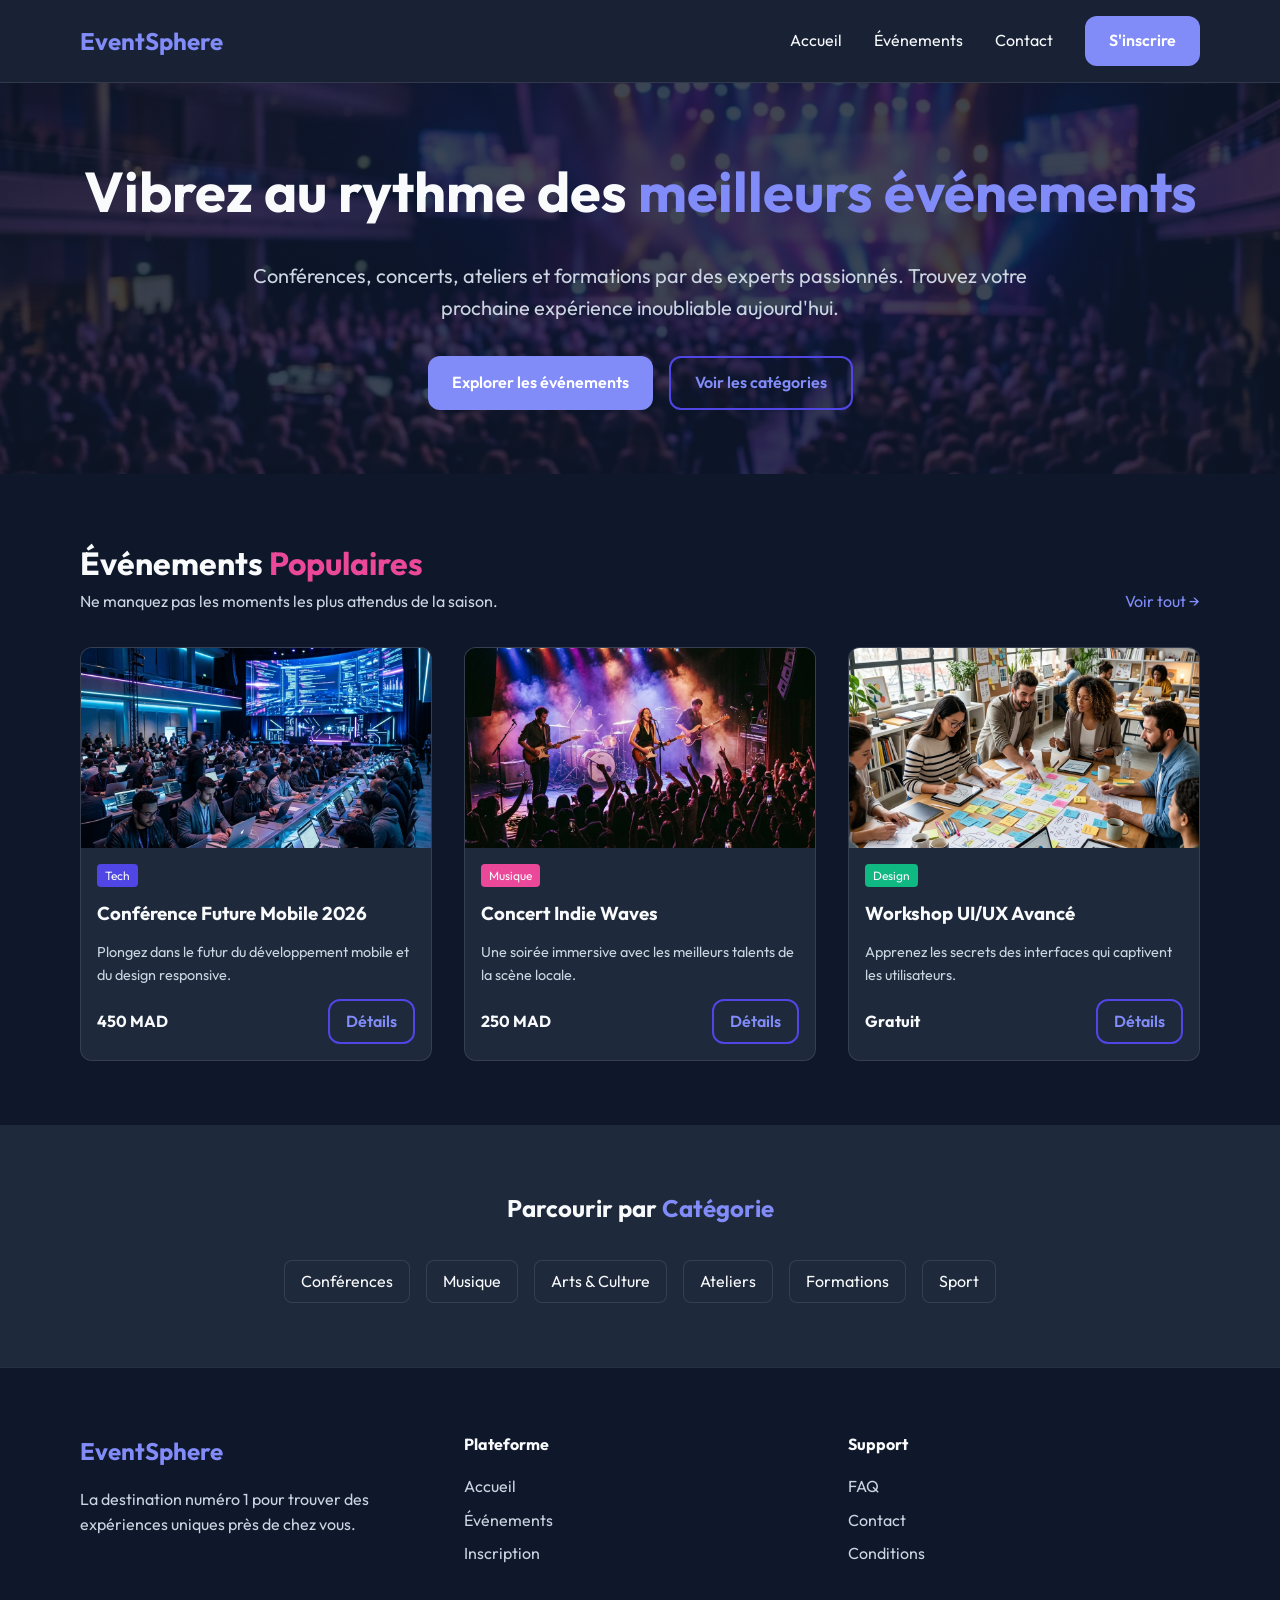
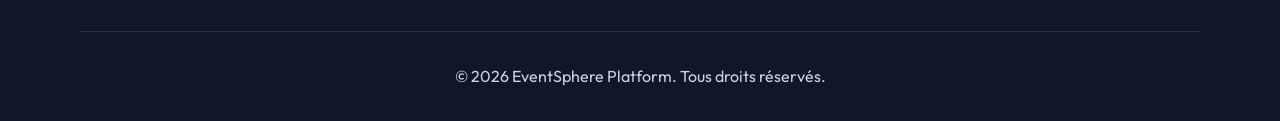
<file: EvenSphere/index.html>
<!DOCTYPE html>
<html lang="fr">

<head>
    <meta charset="UTF-8">
    <meta name="viewport" content="width=device-width, initial-scale=1.0">
    <meta name="description"
        content="EventSphere est la première plateforme marocaine de découverte et de réservation d'événements exclusifs. Conférences, concerts, et ateliers professionnels.">
    <title>EventSphere | Découvrez des événements passionnants</title>

    <!-- Préchargement des polices -->
    <link rel="stylesheet" href="css/style.css">
    <link rel="stylesheet" href="css/layout.css">
    <link rel="stylesheet" href="css/components.css">
    <link rel="stylesheet" href="css/responsive.css">

    <!-- Meta SEO -->
    <meta name="description"
        content="Découvrez et réservez les meilleurs événements d'une variété de catégories sur EventSphere.">
    <link rel="preconnect" href="https://fonts.googleapis.com">
    <link rel="preconnect" href="https://fonts.gstatic.com" crossorigin>
    <link href="https://fonts.googleapis.com/css2?family=Outfit:wght@300;400;600;700&display=swap" rel="stylesheet">
</head>

<body>
    <header class="header">
        <div class="container nav-container">
            <a href="index.html" class="logo">EventSphere</a>

            <nav class="nav">
                <ul class="nav-links">
                    <li><a href="index.html" class="active">Accueil</a></li>
                    <li><a href="events.html">Événements</a></li>
                    <li><a href="contact.html">Contact</a></li>
                    <li><a href="contact.html" class="btn btn-primary">S'inscrire</a></li>
                </ul>
            </nav>

            <button class="menu-toggle" aria-label="Ouvrir le menu principal" aria-expanded="false"
                aria-controls="main-navbar">
                <span></span>
                <span></span>
                <span></span>
            </button>
        </div>
    </header>

    <main>
        <!-- Section Hero -->
        <section class="hero text-center"
            style="background: linear-gradient(rgba(15, 23, 42, 0.8), rgba(15, 23, 42, 0.8)), url('images/hero.webp') center/cover;">
            <div class="container">
                <h1 style="font-size: 3.5rem; margin-bottom: 1.5rem;">Vibrez au rythme des <span
                        class="text-primary">meilleurs événements</span></h1>
                <p
                    style="font-size: 1.25rem; color: var(--gray); margin-bottom: 2rem; max-width: 800px; margin-inline: auto;">
                    Conférences, concerts, ateliers et formations par des experts passionnés. Trouvez votre prochaine
                    expérience inoubliable aujourd'hui.
                </p>
                <div style="display: flex; gap: 1rem; justify-content: center; flex-wrap: wrap;">
                    <a href="events.html" class="btn btn-primary">Explorer les événements</a>
                    <a href="#categories" class="btn btn-outline">Voir les catégories</a>
                </div>
            </div>
        </section>

        <!-- Section Événements Populaires -->
        <section class="popular-events">
            <div class="container">
                <div
                    style="display: flex; justify-content: space-between; align-items: flex-end; margin-bottom: var(--spacing-md);">
                    <div>
                        <h2 style="font-size: 2rem;">Événements <span class="text-secondary">Populaires</span></h2>
                        <p style="color: var(--gray);">Ne manquez pas les moments les plus attendus de la saison.</p>
                    </div>
                    <a href="events.html" class="text-primary">Voir tout →</a>
                </div>

                <div class="events-grid">
                    <!-- Event Card 1 -->
                    <article class="card">
                        <img src="images/event1.webp" alt="Conférence Tech" style="height: 200px; object-fit: cover;"
                            loading="lazy" width="400" height="250">
                        <div class="card-content">
                            <div class="card-tags">
                                <span
                                    style="font-size: 0.75rem; background: var(--primary); padding: 2px 8px; border-radius: 4px;">Tech</span>
                            </div>
                            <h3>Conférence Future Mobile 2026</h3>
                            <p style="color: var(--gray); font-size: 0.9rem;">Plongez dans le futur du développement
                                mobile et du design responsive.</p>
                            <div
                                style="margin-top: auto; display: flex; justify-content: space-between; align-items: center;">
                                <span class="font-bold">450 MAD</span>
                                <a href="event-details.html?id=event1" class="btn btn-outline"
                                    style="padding: 0.5rem 1rem;">Détails</a>
                            </div>
                        </div>
                    </article>

                    <!-- Event Card 2 -->
                    <article class="card">
                        <img src="images/event2.webp" alt="Concert Rock" style="height: 200px; object-fit: cover;"
                            loading="lazy" width="400" height="250">
                        <div class="card-content">
                            <div class="card-tags">
                                <span
                                    style="font-size: 0.75rem; background: var(--secondary); padding: 2px 8px; border-radius: 4px;">Musique</span>
                            </div>
                            <h3>Concert Indie Waves</h3>
                            <p style="color: var(--gray); font-size: 0.9rem;">Une soirée immersive avec les meilleurs
                                talents de la scène locale.</p>
                            <div
                                style="margin-top: auto; display: flex; justify-content: space-between; align-items: center;">
                                <span class="font-bold">250 MAD</span>
                                <a href="event-details.html?id=event2" class="btn btn-outline"
                                    style="padding: 0.5rem 1rem;">Détails</a>
                            </div>
                        </div>
                    </article>

                    <!-- Event Card 3 -->
                    <article class="card">
                        <img src="images/event3.webp" alt="Atelier Design" style="height: 200px; object-fit: cover;"
                            loading="lazy" width="400" height="250">
                        <div class="card-content">
                            <div class="card-tags">
                                <span
                                    style="font-size: 0.75rem; background: #10b981; padding: 2px 8px; border-radius: 4px;">Design</span>
                            </div>
                            <h3>Workshop UI/UX Avancé</h3>
                            <p style="color: var(--gray); font-size: 0.9rem;">Apprenez les secrets des interfaces qui
                                captivent les utilisateurs.</p>
                            <div
                                style="margin-top: auto; display: flex; justify-content: space-between; align-items: center;">
                                <span class="font-bold">Gratuit</span>
                                <a href="event-details.html?id=event3" class="btn btn-outline"
                                    style="padding: 0.5rem 1rem;">Détails</a>
                            </div>
                        </div>
                    </article>
                </div>
            </div>
        </section>

        <!-- Section Catégories -->
        <section id="categories" style="background: var(--dark-light);">
            <div class="container">
                <h2 class="text-center" style="margin-bottom: var(--spacing-md);">Parcourir par <span
                        class="text-primary">Catégorie</span></h2>

                <div style="display: flex; gap: 1rem; flex-wrap: wrap; justify-content: center;">
                    <a href="events.html?cat=conferences" class="filter-item">Conférences</a>
                    <a href="events.html?cat=musique" class="filter-item">Musique</a>
                    <a href="events.html?cat=arts" class="filter-item">Arts & Culture</a>
                    <a href="events.html?cat=ateliers" class="filter-item">Ateliers</a>
                    <a href="events.html?cat=formations" class="filter-item">Formations</a>
                    <a href="events.html?cat=sport" class="filter-item">Sport</a>
                </div>
            </div>
        </section>
    </main>

    <footer style="padding: var(--spacing-lg) 0 2rem; border-top: 1px solid var(--glass-border);">
        <div class="container">
            <div class="footer-grid">
                <div>
                    <h3 class="logo" style="margin-bottom: 1rem;">EventSphere</h3>
                    <p style="color: var(--gray);">La destination numéro 1 pour trouver des expériences uniques près de
                        chez vous.</p>
                </div>
                <div>
                    <h4 style="margin-bottom: 1rem;">Plateforme</h4>
                    <ul style="color: var(--gray); display: flex; flex-direction: column; gap: 0.5rem;">
                        <li><a href="index.html">Accueil</a></li>
                        <li><a href="events.html">Événements</a></li>
                        <li><a href="contact.html">Inscription</a></li>
                    </ul>
                </div>
                <div>
                    <h4 style="margin-bottom: 1rem;">Support</h4>
                    <ul style="color: var(--gray); display: flex; flex-direction: column; gap: 0.5rem;">
                        <li><a href="#">FAQ</a></li>
                        <li><a href="contact.html">Contact</a></li>
                        <li><a href="#">Conditions</a></li>
                    </ul>
                </div>
            </div>
            <div
                style="text-align: center; padding-top: var(--spacing-md); color: var(--gray); border-top: 1px solid var(--glass-border); margin-top: var(--spacing-md);">
                <p>&copy; 2026 EventSphere Platform. Tous droits réservés.</p>
            </div>
        </div>
    </footer>

    <script src="js/script.js?v=3"></script>
</body>

</html>
</file>
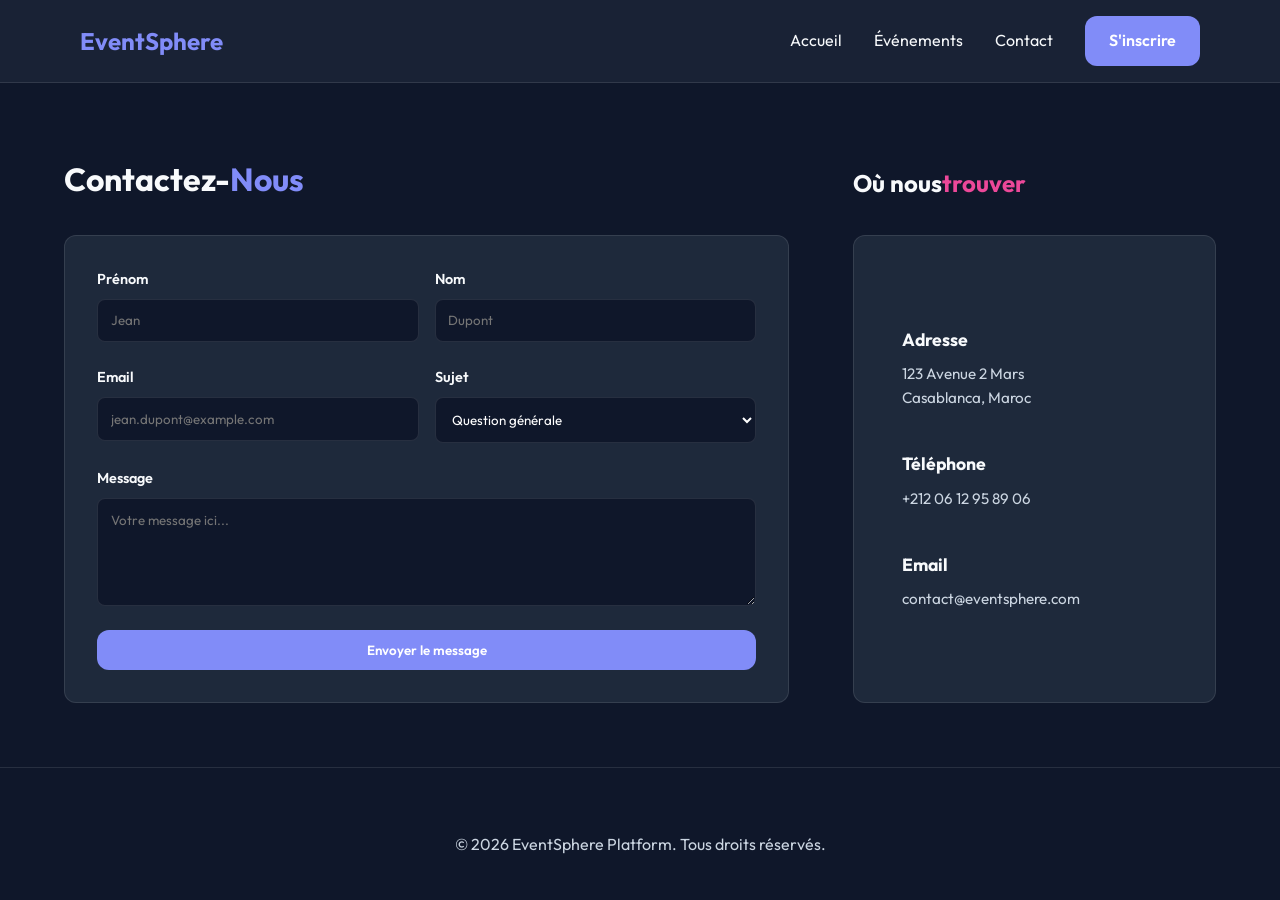
<file: EvenSphere/contact.html>
﻿<!DOCTYPE html>
<html lang="fr">

<head>
    <meta charset="UTF-8">
    <meta name="viewport" content="width=device-width, initial-scale=1.0">
    <meta name="description"
        content="Contactez l'équipe d'EventSphere ou proposez un événement. Nous sommes à votre écoute pour toute demande d'assistance ou de partenariat au Maroc.">
    <title>Contact - EventSphere</title>
    <link rel="stylesheet" href="css/style.css">
    <link rel="stylesheet" href="css/layout.css">
    <link rel="stylesheet" href="css/components.css">
    <link rel="stylesheet" href="css/responsive.css">
    <style>
        .contact-form {
            display: flex;
            flex-direction: column;
            gap: 1.5rem;
            background: var(--dark-light);
            padding: var(--spacing-md);
            border-radius: var(--radius-md);
            border: 1px solid var(--glass-border);
        }

        .form-group {
            display: flex;
            flex-direction: column;
            gap: 0.5rem;
        }

        .form-group label {
            font-weight: 600;
            font-size: 0.9rem;
        }

        .form-group input,
        .form-group select,
        .form-group textarea {
            padding: 0.8rem;
            background: var(--dark);
            border: 1px solid var(--glass-border);
            border-radius: var(--radius-sm);
            color: white;
            font-family: inherit;
        }

        .form-group input:focus {
            border-color: var(--primary-text);
            font-weight: 600;
            outline: none;
        }

        .contact-info-grid {
            display: grid;
            grid-template-columns: repeat(auto-fit, minmax(250px, 1fr));
            gap: var(--spacing-md);
            margin-top: var(--spacing-lg);
        }

        .form-row {
            display: grid;
            grid-template-columns: 1fr;
            gap: 1rem;
        }

        @media (min-width: 768px) {
            .form-row {
                grid-template-columns: 1fr 1fr;
            }
        }
    </style>
    <link rel="preconnect" href="https://fonts.googleapis.com">
    <link rel="preconnect" href="https://fonts.gstatic.com" crossorigin>
    <link href="https://fonts.googleapis.com/css2?family=Outfit:wght@300;400;600;700&display=swap" rel="stylesheet">
</head>

<body>
    <header class="header">
        <div class="container nav-container">
            <a href="index.html" class="logo">EventSphere</a>
            <nav class="nav">
                <ul class="nav-links">
                    <li><a href="index.html">Accueil</a></li>
                    <li><a href="events.html">Événements</a></li>
                    <li><a href="contact.html" class="active">Contact</a></li>
                    <li><a href="contact.html" class="btn btn-primary">S'inscrire</a></li>
                </ul>
            </nav>
            <button class="menu-toggle" aria-label="Ouvrir le menu principal" aria-expanded="false"
                aria-controls="main-navbar">
                <span></span>
                <span></span>
                <span></span>
            </button>
        </div>
    </header>

    <main class="container" style="padding: var(--spacing-lg) 0;">
        <div class="event-details-layout" style="align-items: stretch; gap: var(--spacing-lg);">
            <!-- Formulaire de Contact -->
            <div style="margin-top: 0; padding: 0;">
                <h1
                    style="margin-top: 0; margin-bottom: 2.5rem; line-height: 1; height: 3rem; display: flex; align-items: flex-end;">
                    Contactez-<span class="text-primary">Nous</span></h1>
                <form class="contact-form">
                    <div class="form-row">
                        <div class="form-group">
                            <label for="firstname">Prénom</label>
                            <input type="text" id="firstname" placeholder="Jean">
                        </div>
                        <div class="form-group">
                            <label for="lastname">Nom</label>
                            <input type="text" id="lastname" placeholder="Dupont">
                        </div>
                    </div>

                    <div class="form-row">
                        <div class="form-group">
                            <label for="email">Email</label>
                            <input type="email" id="email" placeholder="jean.dupont@example.com">
                        </div>

                        <div class="form-group">
                            <label for="subject">Sujet</label>
                            <select id="subject">
                                <option>Question générale</option>
                                <option>Inscription à un événement</option>
                                <option>Devenir partenaire</option>
                                <option>Support technique</option>
                            </select>
                        </div>
                    </div>

                    <div class="form-group">
                        <label for="message">Message</label>
                        <textarea id="message" rows="5" placeholder="Votre message ici..."></textarea>
                    </div>

                    <button type="submit" class="btn btn-primary">Envoyer le message</button>
                </form>
            </div>

            <!-- Informations Supplémentaires -->
            <aside style="margin-top: 0; display: flex; flex-direction: column; height: 100%;">
                <h2 style="margin-top: 0; margin-bottom: 2.5rem; line-height: 1; height: 3rem; display: flex; 
                align-items: flex-end;">Où nous <span class="text-secondary"> trouver</span></h2>
                <div
                    style="flex-grow: 1; display: flex; flex-direction: column; justify-content: center; background: var(--dark-light); padding: var(--spacing-md); border-radius: var(--radius-md); border: 1px solid var(--glass-border); margin-bottom: 0;">
                    <div style="display: flex; flex-direction: column; gap: 2.5rem; padding: 1rem;">
                        <div style="display: flex; align-items: start; gap: 1.5rem;">
                            <div>
                                <h3 style="font-size: 1.1rem; margin-bottom: 0.5rem;">Adresse</h3>
                                <p style="color: var(--gray); margin: 0; font-size: 0.95rem;">123 Avenue 2 Mars
                                    <br>Casablanca, Maroc
                                </p>
                            </div>
                        </div>

                        <div style="display: flex; align-items: start; gap: 1.5rem;">
                            <div>
                                <h3 style="font-size: 1.1rem; margin-bottom: 0.5rem;">Téléphone</h3>
                                <p style="color: var(--gray); margin: 0; font-size: 0.95rem;">+212 06 12 95 89 06</p>
                            </div>
                        </div>

                        <div style="display: flex; align-items: start; gap: 1.5rem;">
                            <div>
                                <h3 style="font-size: 1.1rem; margin-bottom: 0.5rem;">Email</h3>
                                <p style="color: var(--gray); margin: 0; font-size: 0.95rem;">contact@eventsphere.com
                                </p>
                            </div>
                        </div>
                    </div>
                </div>
            </aside>
        </div>
    </main>

    <footer style="padding: var(--spacing-lg) 0 2rem; border-top: 1px solid var(--glass-border);">
        <div class="container">
            <div style="text-align: center; color: var(--gray);">
                <p>&copy; 2026 EventSphere Platform. Tous droits réservés.</p>
            </div>
        </div>
    </footer>

    <script src="js/script.js"></script>
</body>

</html>
</file>
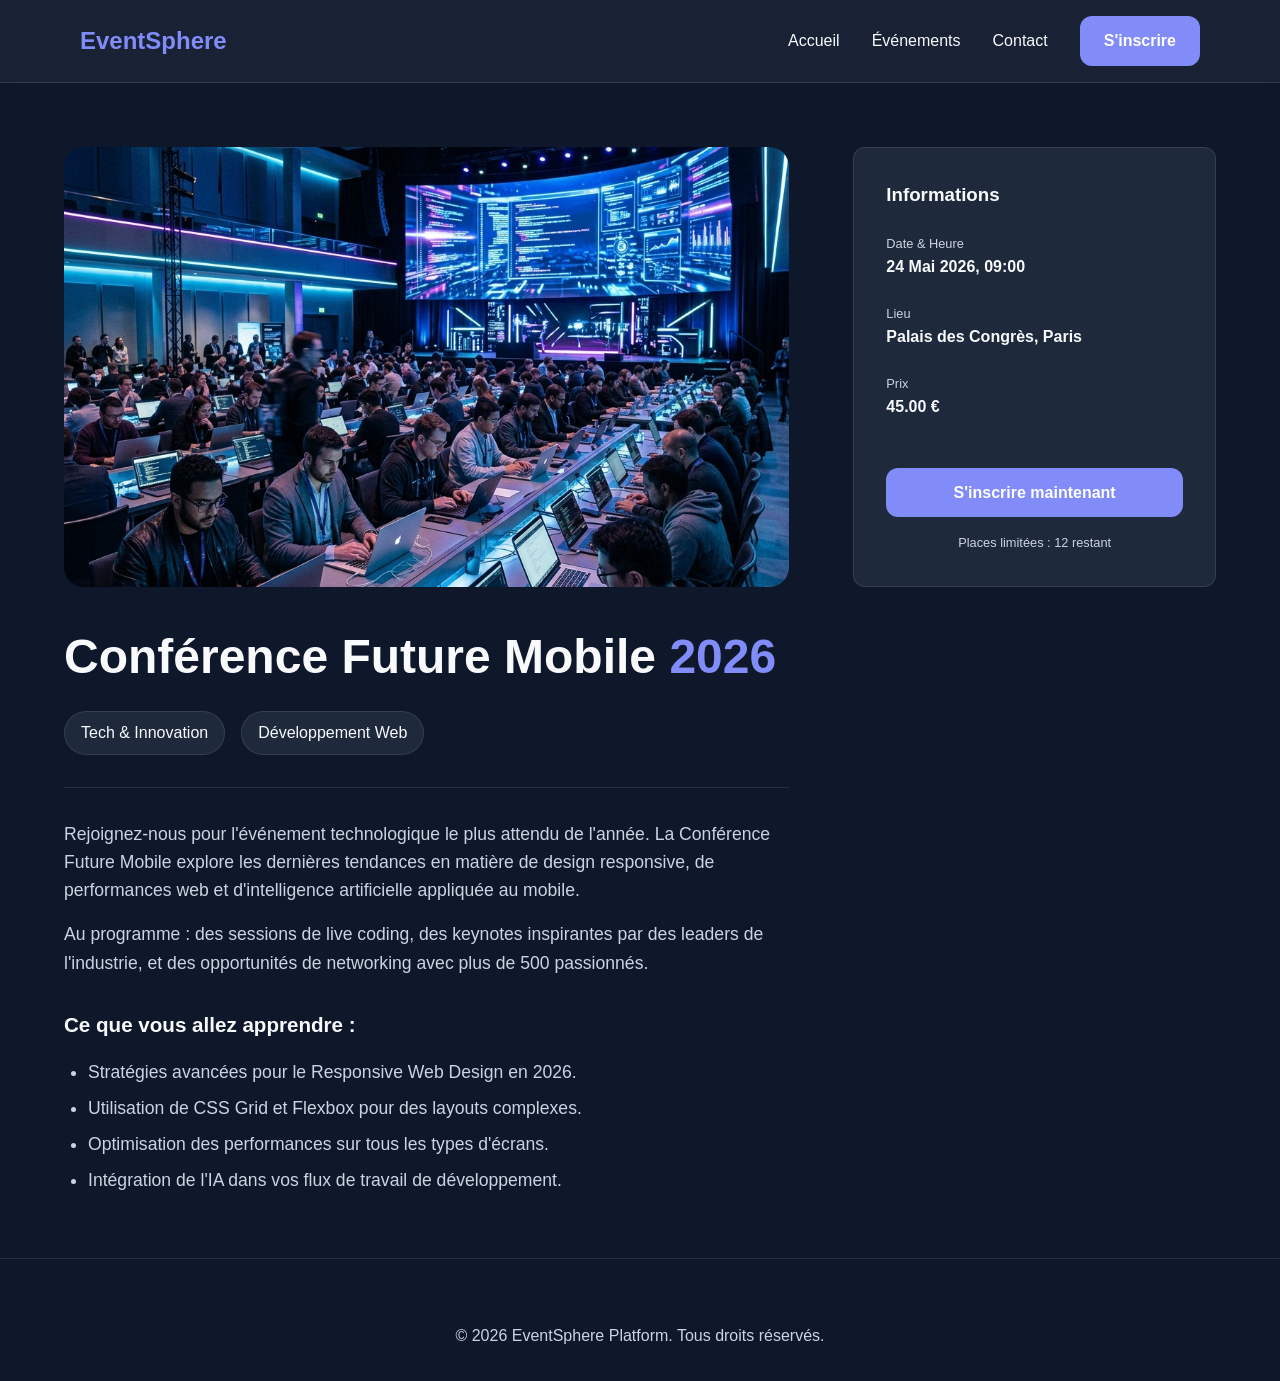
<file: EvenSphere/event-details.html>
<!DOCTYPE html>
<html lang="fr">

<head>
    <meta charset="UTF-8">
    <meta name="viewport" content="width=device-width, initial-scale=1.0">
    <meta name="description"
        content="Découvrez tous les détails, prix et lieux des événements exclusifs sur EventSphere. Réservez votre place dès maintenant.">
    <title>Détails de l'événement - EventSphere</title>
    <link rel="stylesheet" href="css/style.css">
    <link rel="stylesheet" href="css/layout.css">
    <link rel="stylesheet" href="css/components.css">
    <link rel="stylesheet" href="css/responsive.css">
</head>

<body>
    <header class="header">
        <div class="container nav-container">
            <a href="index.html" class="logo">EventSphere</a>
            <nav class="nav">
                <ul class="nav-links">
                    <li><a href="index.html">Accueil</a></li>
                    <li><a href="events.html">Événements</a></li>
                    <li><a href="contact.html">Contact</a></li>
                    <li><a href="contact.html" class="btn btn-primary">S'inscrire</a></li>
                </ul>
            </nav>
            <button class="menu-toggle" aria-label="Ouvrir le menu principal" aria-expanded="false"
                aria-controls="main-navbar">
                <span></span>
                <span></span>
                <span></span>
            </button>
        </div>
    </header>

    <main class="container" style="padding: var(--spacing-lg) 0;">
        <div class="event-details-layout">
            <!-- Main Content (Grid Item 1) -->
            <div class="event-info">
                <img id="detail-img" src="images/event1.webp" alt="Hero Event"
                    style="width: 100%; height: 440px; object-fit: cover; border-radius: var(--radius-lg); margin-bottom: var(--spacing-md);">

                <h1 id="detail-title" style="font-size: 3rem; margin-bottom: 1rem;">Conférence Future Mobile <span
                        class="text-primary">2026</span></h1>

                <div id="detail-tags"
                    style="display: flex; gap: 1rem; margin-bottom: var(--spacing-md); flex-wrap: wrap;">
                    <span
                        style="background: var(--dark-light); padding: 0.5rem 1rem; border-radius: 50px; border: 1px solid var(--glass-border);">Tech
                        & Innovation</span>
                    <span
                        style="background: var(--dark-light); padding: 0.5rem 1rem; border-radius: 50px; border: 1px solid var(--glass-border);">Développement
                        Web</span>
                </div>

                <div id="detail-desc" class="description"
                    style="color: var(--gray); font-size: 1.1rem; border-top: 1px solid var(--glass-border); padding-top: var(--spacing-md);">
                    <p style="margin-bottom: 1rem;">
                        Rejoignez-nous pour l'événement technologique le plus attendu de l'année. La Conférence Future
                        Mobile explore les dernières tendances en matière de design responsive, de performances web et
                        d'intelligence artificielle appliquée au mobile.
                    </p>
                    <p style="margin-bottom: 1rem;">
                        Au programme : des sessions de live coding, des keynotes inspirantes par des leaders de
                        l'industrie, et des opportunités de networking avec plus de 500 passionnés.
                    </p>
                    <h3 style="color: var(--light); margin: 2rem 0 1rem;">Ce que vous allez apprendre :</h3>
                    <ul
                        style="list-style: disc; padding-left: 1.5rem; display: flex; flex-direction: column; gap: 0.5rem;">
                        <li>Stratégies avancées pour le Responsive Web Design en 2026.</li>
                        <li>Utilisation de CSS Grid et Flexbox pour des layouts complexes.</li>
                        <li>Optimisation des performances sur tous les types d'écrans.</li>
                        <li>Intégration de l'IA dans vos flux de travail de développement.</li>
                    </ul>
                </div>
            </div>

            <!-- Sidebar (Grid Item 2) -->
            <aside>
                <div
                    style="background: var(--dark-light); padding: var(--spacing-md); border-radius: var(--radius-md); border: 1px solid var(--glass-border); height: 440px; display: flex; flex-direction: column; justify-content: space-between;">

                    <div>
                        <h3 style="margin-bottom: 1.5rem;">Informations</h3>

                        <div style="display: flex; flex-direction: column; gap: 1.5rem;">
                            <div style="display: flex; gap: 1rem; align-items: center;">
                                <div>
                                    <p style="font-size: 0.8rem; color: var(--gray);">Date & Heure</p>
                                    <p id="detail-date" class="font-bold">24 Mai 2026, 09:00</p>
                                </div>
                            </div>

                            <div style="display: flex; gap: 1rem; align-items: center;">
                                <div>
                                    <p style="font-size: 0.8rem; color: var(--gray);">Lieu</p>
                                    <p id="detail-location" class="font-bold">Palais des Congrès, Paris</p>
                                </div>
                            </div>

                            <div style="display: flex; gap: 1rem; align-items: center;">
                                <div>
                                    <p style="font-size: 0.8rem; color: var(--gray);">Prix</p>
                                    <p id="detail-price" class="font-bold">45.00 €</p>
                                </div>
                            </div>
                        </div>
                    </div>

                    <div>
                        <a href="contact.html" class="btn btn-primary" style="width: 100%;">S'inscrire maintenant</a>
                        <p style="text-align: center; font-size: 0.8rem; color: var(--gray); margin-top: 1rem;">Places
                            limitées : 12 restant</p>
                    </div>
                </div>
            </aside>
        </div>
    </main>

    <footer style="padding: var(--spacing-lg) 0 2rem; border-top: 1px solid var(--glass-border);">
        <div class="container">
            <div style="text-align: center; color: var(--gray);">
                <p>&copy; 2026 EventSphere Platform. Tous droits réservés.</p>
            </div>
        </div>
    </footer>

    <script src="js/script.js?v=3"></script>
</body>

</html>
</file>
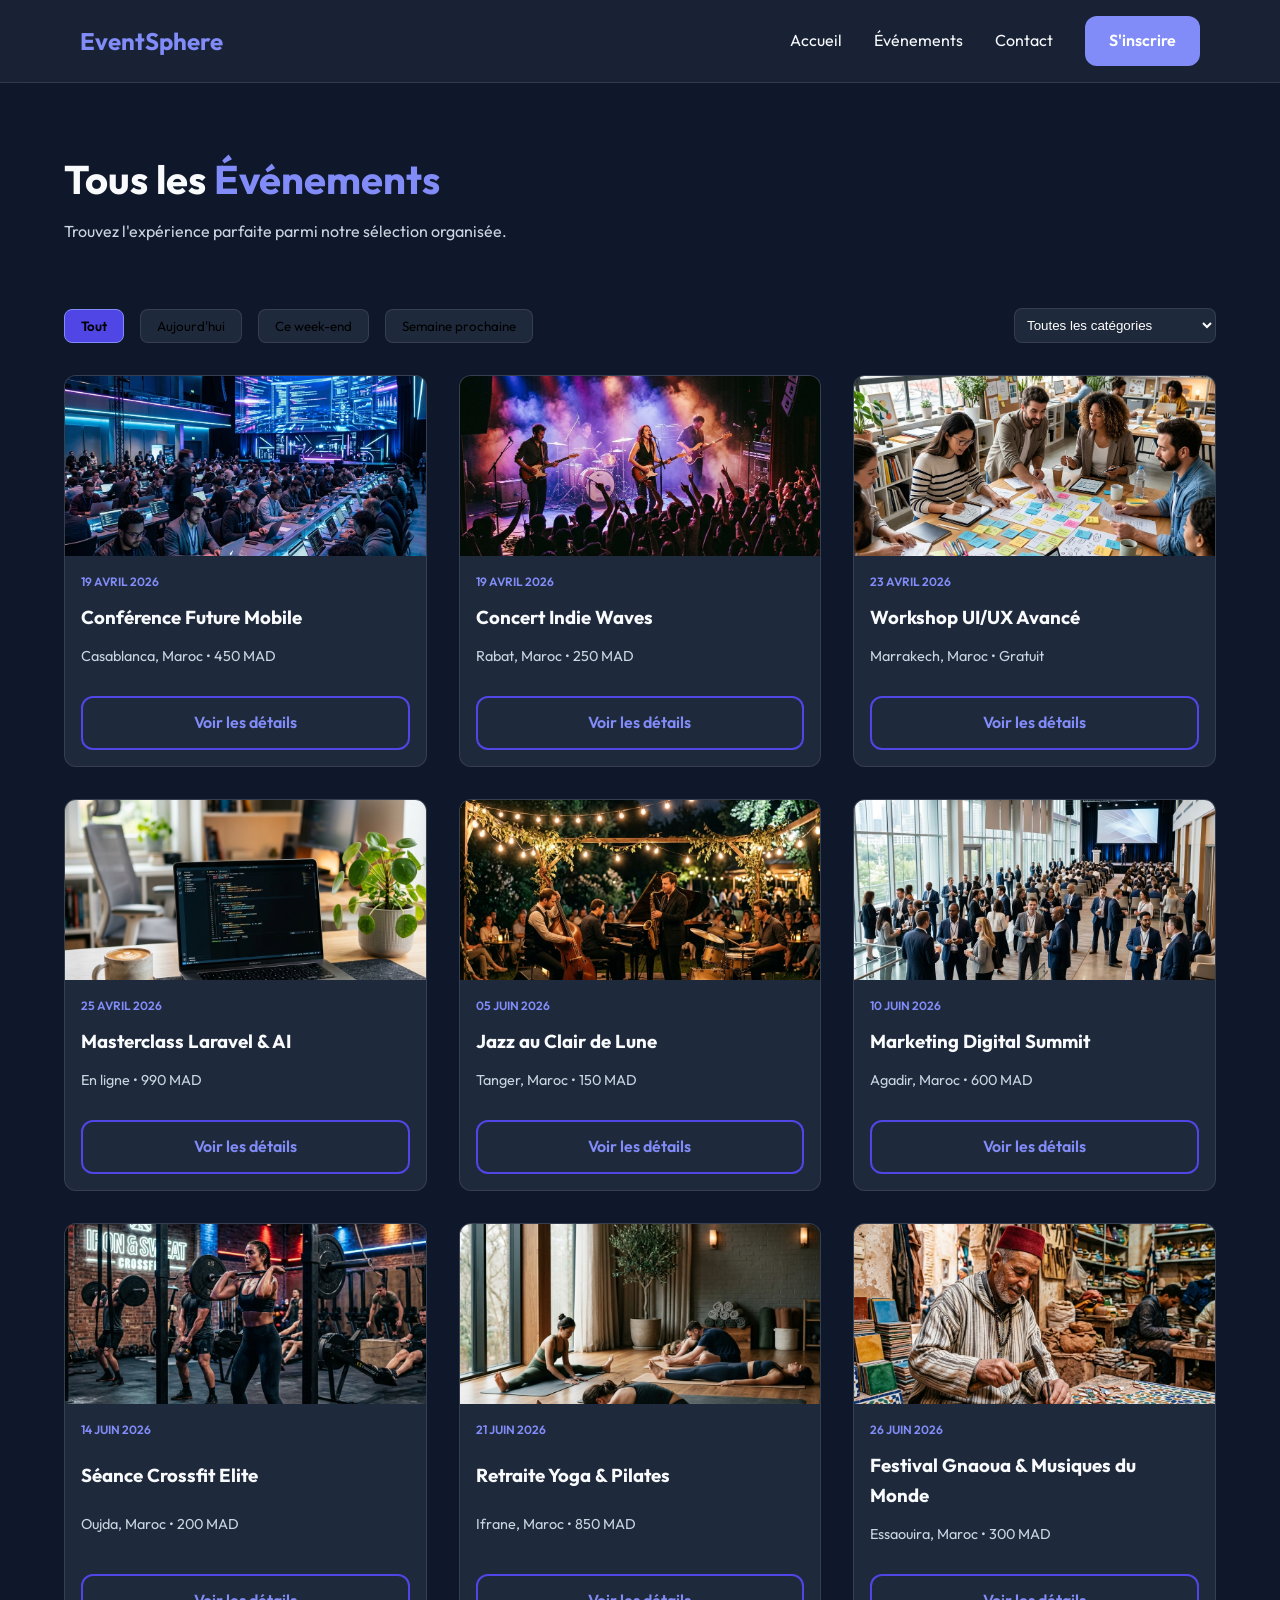
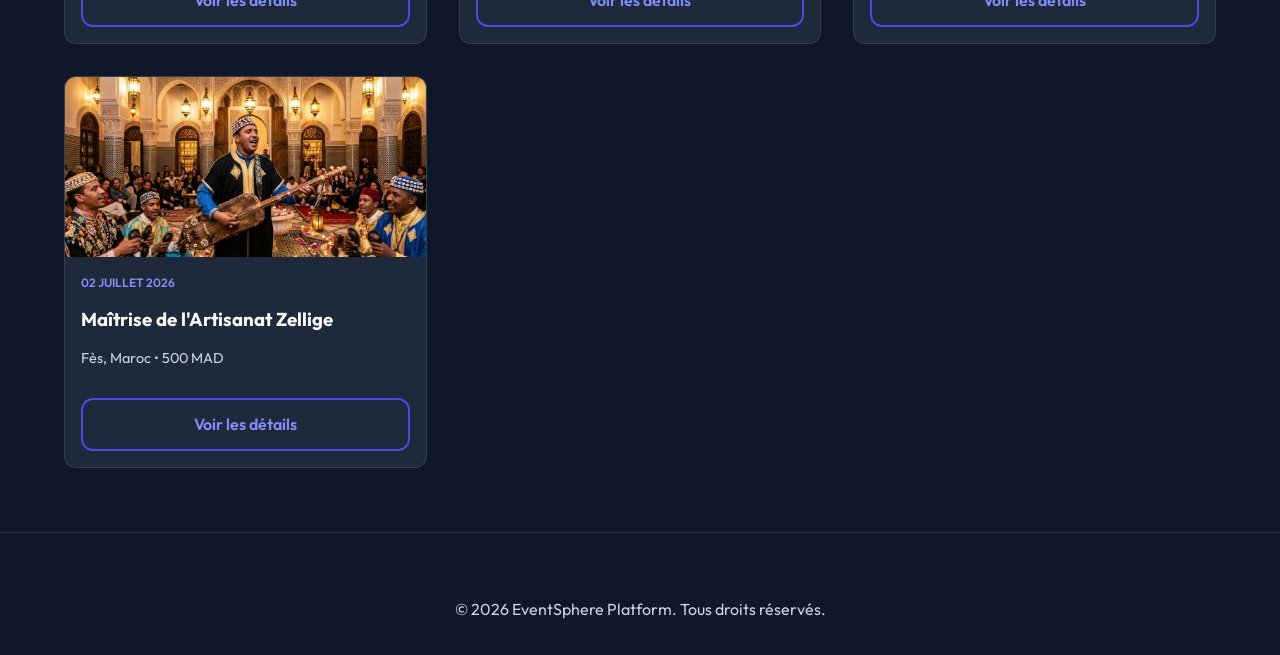
<file: EvenSphere/events.html>
﻿<!DOCTYPE html>
<html lang="fr">

<head>
    <meta charset="UTF-8">
    <meta name="viewport" content="width=device-width, initial-scale=1.0">
    <meta name="description"
        content="Parcourez notre vaste catalogue d'événements au Maroc : concerts, ateliers tech, sports, ou culture. Trouvez votre prochaine sortie sur EventSphere.">
    <title>Découvrir - EventSphere</title>
    <link rel="stylesheet" href="css/style.css">
    <link rel="stylesheet" href="css/layout.css">
    <link rel="stylesheet" href="css/components.css">
    <link rel="stylesheet" href="css/responsive.css">
    <link rel="preconnect" href="https://fonts.googleapis.com">
    <link rel="preconnect" href="https://fonts.gstatic.com" crossorigin>
    <link href="https://fonts.googleapis.com/css2?family=Outfit:wght@300;400;600;700&display=swap" rel="stylesheet">
</head>

<body>
    <header class="header">
        <div class="container nav-container">
            <a href="index.html" class="logo">EventSphere</a>
            <nav class="nav">
                <ul class="nav-links">
                    <li><a href="index.html">Accueil</a></li>
                    <li><a href="events.html" class="active">Événements</a></li>
                    <li><a href="contact.html">Contact</a></li>
                    <li><a href="contact.html" class="btn btn-primary">S'inscrire</a></li>
                </ul>
            </nav>
            <button class="menu-toggle" aria-label="Ouvrir le menu principal" aria-expanded="false"
                aria-controls="main-navbar">
                <span></span>
                <span></span>
                <span></span>
            </button>
        </div>
    </header>

    <main class="container" style="padding: var(--spacing-lg) 0;">
        <header style="margin-bottom: var(--spacing-lg);">
            <h1 style="font-size: 2.5rem; margin-bottom: 0.5rem;">Tous les <span class="text-primary">Événements</span>
            </h1>
            <p style="color: var(--gray);">Trouvez l'expérience parfaite parmi notre sélection organisée.</p>
        </header>

        <!-- Filtres (Flexbox) -->
        <div class="filters">
            <button class="filter-item"
                style="background: var(--primary); border-color: var(--primary-text); font-weight: 600; cursor: pointer;">Tout</button>
            <button class="filter-item" style="cursor: pointer;">Aujourd'hui</button>
            <button class="filter-item" style="cursor: pointer;">Ce week-end</button>
            <button class="filter-item" style="cursor: pointer;">Semaine prochaine</button>
            <div style="flex-grow: 1;"></div>
            <select class="filter-item"
                style="background: var(--dark-light); color: white; padding: 0.5rem; cursor: pointer;"
                aria-label="Filtrer par catégorie">
                <option value="all">Toutes les catégories</option>
                <optgroup label="Conférences">
                    <option value="tech">Tech & Innovation</option>
                    <option value="growth">Stratégie & Marketing</option>
                </optgroup>
                <optgroup label="Musique">
                    <option value="rock">Rock Indépendant</option>
                    <option value="jazz">Jazz & Acoustique</option>
                </optgroup>
                <optgroup label="Ateliers & Formations">
                    <option value="uiux">Design & Créativité</option>
                    <option value="laravel">Développement Backend</option>
                </optgroup>
                <optgroup label="Sport">
                    <option value="crossfit">Haute Intensité</option>
                    <option value="yoga">Bien-être & Méditation</option>
                </optgroup>
                <optgroup label="Arts & Culture">
                    <option value="gnaoua">Festival Gnaoua</option>
                    <option value="zellige">Artisanat Local</option>
                </optgroup>
            </select>
        </div>

        <!-- Liste des événements (Grid) -->
        <div class="events-grid">
            <!-- Event 1 -->
            <article class="card" data-category="conferences" data-subcategory="tech" data-timeframe="today">
                <img src="images/event1.webp" alt="Conférence Tech" style="height: 180px; object-fit: cover;"
                    loading="lazy" width="400" height="250">
                <div class="card-content">
                    <span style="font-size: 0.75rem; color: var(--primary-text); font-weight: 600;">19 AVRIL 2026</span>
                    <h3>Conférence Future Mobile</h3>
                    <p style="color: var(--gray); font-size: 0.9rem;">Casablanca, Maroc • 450 MAD</p>
                    <a href="event-details.html?id=event1" class="btn btn-outline" style="margin-top: 1rem;">Voir les
                        détails</a>
                </div>
            </article>

            <!-- Event 2 -->
            <article class="card" data-category="musique" data-subcategory="rock" data-timeframe="weekend">
                <img src="images/event2.webp" alt="Concert Rock" style="height: 180px; object-fit: cover;"
                    loading="lazy" width="400" height="250">
                <div class="card-content">
                    <span style="font-size: 0.75rem; color: var(--primary-text); font-weight: 600;">19 AVRIL 2026</span>
                    <h3>Concert Indie Waves</h3>
                    <p style="color: var(--gray); font-size: 0.9rem;">Rabat, Maroc • 250 MAD</p>
                    <a href="event-details.html?id=event2" class="btn btn-outline" style="margin-top: 1rem;">Voir les
                        détails</a>
                </div>
            </article>

            <!-- Event 3 -->
            <article class="card" data-category="ateliers" data-subcategory="uiux" data-timeframe="next-week">
                <img src="images/event3.webp" alt="Atelier Design" style="height: 180px; object-fit: cover;"
                    loading="lazy" width="400" height="250">
                <div class="card-content">
                    <span style="font-size: 0.75rem; color: var(--primary-text); font-weight: 600;">23 AVRIL 2026</span>
                    <h3>Workshop UI/UX Avancé</h3>
                    <p style="color: var(--gray); font-size: 0.9rem;">Marrakech, Maroc • Gratuit</p>
                    <a href="event-details.html?id=event3" class="btn btn-outline" style="margin-top: 1rem;">Voir les
                        détails</a>
                </div>
            </article>

            <!-- Event 4 -->
            <article class="card" data-category="formations" data-subcategory="laravel" data-timeframe="next-week">
                <img src="images/event4.webp" alt="Formation Laravel" style="height: 180px; object-fit: cover;"
                    loading="lazy" width="400" height="250">
                <div class="card-content">
                    <span style="font-size: 0.75rem; color: var(--primary-text); font-weight: 600;">25 AVRIL 2026</span>
                    <h3>Masterclass Laravel & AI</h3>
                    <p style="color: var(--gray); font-size: 0.9rem;">En ligne • 990 MAD</p>
                    <a href="event-details.html?id=event4" class="btn btn-outline" style="margin-top: 1rem;">Voir les
                        détails</a>
                </div>
            </article>

            <!-- Event 5 -->
            <article class="card" data-category="musique" data-subcategory="jazz" data-timeframe="upcoming">
                <img src="images/event5.webp" alt="Festival Jazz" style="height: 180px; object-fit: cover;"
                    loading="lazy" width="400" height="250">
                <div class="card-content">
                    <span style="font-size: 0.75rem; color: var(--primary-text); font-weight: 600;">05 JUIN 2026</span>
                    <h3>Jazz au Clair de Lune</h3>
                    <p style="color: var(--gray); font-size: 0.9rem;">Tanger, Maroc • 150 MAD</p>
                    <a href="event-details.html?id=event5" class="btn btn-outline" style="margin-top: 1rem;">Voir les
                        détails</a>
                </div>
            </article>

            <!-- Event 6 -->
            <article class="card" data-category="conferences" data-subcategory="growth" data-timeframe="upcoming">
                <img src="images/event6.webp" alt="Conférence Marketing" style="height: 180px; object-fit: cover;"
                    loading="lazy" width="400" height="250">
                <div class="card-content">
                    <span style="font-size: 0.75rem; color: var(--primary-text); font-weight: 600;">10 JUIN 2026</span>
                    <h3>Marketing Digital Summit</h3>
                    <p style="color: var(--gray); font-size: 0.9rem;">Agadir, Maroc • 600 MAD</p>
                    <a href="event-details.html?id=event6" class="btn btn-outline" style="margin-top: 1rem;">Voir les
                        détails</a>
                </div>
            </article>

            <!-- Event 7 (Sport) -->
            <article class="card" data-category="sport" data-subcategory="crossfit" data-timeframe="upcoming">
                <img src="images/event7.png" alt="Séance Crossfit Intense" style="height: 180px; object-fit: cover;"
                    loading="lazy" width="400" height="250">
                <div class="card-content">
                    <span style="font-size: 0.75rem; color: var(--primary-text); font-weight: 600;">14 JUIN 2026</span>
                    <h3>Séance Crossfit Elite</h3>
                    <p style="color: var(--gray); font-size: 0.9rem;">Oujda, Maroc • 200 MAD</p>
                    <a href="event-details.html?id=event7" class="btn btn-outline" style="margin-top: 1rem;">Voir les
                        détails</a>
                </div>
            </article>

            <!-- Event 8 (Sport) -->
            <article class="card" data-category="sport" data-subcategory="yoga" data-timeframe="upcoming">
                <img src="images/event8.png" alt="Retraite Yoga & Méditation" style="height: 180px; object-fit: cover;"
                    loading="lazy" width="400" height="250">
                <div class="card-content">
                    <span style="font-size: 0.75rem; color: var(--primary-text); font-weight: 600;">21 JUIN 2026</span>
                    <h3>Retraite Yoga & Pilates</h3>
                    <p style="color: var(--gray); font-size: 0.9rem;">Ifrane, Maroc • 850 MAD</p>
                    <a href="event-details.html?id=event8" class="btn btn-outline" style="margin-top: 1rem;">Voir les
                        détails</a>
                </div>
            </article>

            <!-- Event 9 (Arts - Maroc) -->
            <article class="card" data-category="arts" data-subcategory="gnaoua" data-timeframe="upcoming">
                <img src="images/event9.png" alt="Festival Gnaoua d'Essaouira" style="height: 180px; object-fit: cover;"
                    loading="lazy" width="400" height="250">
                <div class="card-content">
                    <span style="font-size: 0.75rem; color: var(--primary-text); font-weight: 600;">26 JUIN 2026</span>
                    <h3>Festival Gnaoua & Musiques du Monde</h3>
                    <p style="color: var(--gray); font-size: 0.9rem;">Essaouira, Maroc • 300 MAD</p>
                    <a href="event-details.html?id=event9" class="btn btn-outline" style="margin-top: 1rem;">Voir les
                        détails</a>
                </div>
            </article>

            <!-- Event 10 (Arts - Maroc) -->
            <article class="card" data-category="arts" data-subcategory="zellige" data-timeframe="upcoming">
                <img src="images/event10.png" alt="Atelier Zellige Marocain" style="height: 180px; object-fit: cover;"
                    loading="lazy" width="400" height="250">
                <div class="card-content">
                    <span style="font-size: 0.75rem; color: var(--primary-text); font-weight: 600;">02 JUILLET
                        2026</span>
                    <h3>Maîtrise de l'Artisanat Zellige</h3>
                    <p style="color: var(--gray); font-size: 0.9rem;">Fès, Maroc • 500 MAD</p>
                    <a href="event-details.html?id=event10" class="btn btn-outline" style="margin-top: 1rem;">Voir les
                        détails</a>
                </div>
            </article>
        </div>
    </main>

    <footer style="padding: var(--spacing-lg) 0 2rem; border-top: 1px solid var(--glass-border);">
        <div class="container">
            <div style="text-align: center; color: var(--gray);">
                <p>&copy; 2026 EventSphere Platform. Tous droits réservés.</p>
            </div>
        </div>
    </footer>

    <script src="js/script.js?v=3"></script>
</body>

</html>
</file>
<file: EvenSphere/css/style.css>
:root {
    --primary: #4f46e5;
    /* Assombri pour contraster avec le texte blanc (>4.5:1) */
    --primary-hover: #4338ca;
    --primary-text: #818cf8;
    /* Éclairci pour contraster avec le fond sombre (>4.5:1) */
    --secondary: #ec4899;
    --dark: #0f172a;
    --dark-light: #1e293b;
    --light: #f8fafc;
    --gray: #cbd5e1;
    /* Rendu plus clair (Slate-300 au lieu de 400) */
    --glass: rgba(30, 41, 59, 0.7);
    --glass-border: rgba(255, 255, 255, 0.1);

    --spacing-xs: 0.5rem;
    --spacing-sm: 1rem;
    --spacing-md: 2rem;
    --spacing-lg: 4rem;

    --radius-sm: 8px;
    --radius-md: 12px;
    --radius-lg: 20px;

    --transition: all 0.3s cubic-bezier(0.4, 0, 0.2, 1);
}

* {
    margin: 0;
    padding: 0;
    box-sizing: border-box;
}

html {
    scroll-behavior: smooth;
}

body {
    font-family: 'Outfit', sans-serif;
    background-color: var(--dark);
    color: var(--light);
    line-height: 1.6;
    overflow-x: hidden;
}

a {
    text-decoration: none;
    color: inherit;
    transition: var(--transition);
}

ul {
    list-style: none;
}

img {
    max-width: 100%;
    display: block;
}

button,
.btn {
    cursor: pointer;
    border: none;
    outline: none;
    font-family: inherit;
    transition: var(--transition);
}

.text-primary {
    color: var(--primary-text);
}

.text-secondary {
    color: var(--secondary);
}

.text-center {
    text-align: center;
}

.font-bold {
    font-weight: 700;
}
</file>
<file: EvenSphere/css/layout.css>
.container {
    width: 90%;
    max-width: 1200px;
    margin: 0 auto;
    padding: 0 var(--spacing-sm);
}

section {
    padding: var(--spacing-lg) 0;
}

.event-details-layout > section {
    padding: 0;
}

.events-grid {
    display: grid;
    grid-template-columns: repeat(auto-fill, minmax(300px, 1fr));
    gap: var(--spacing-md);
}

.event-details-layout {
    display: grid;
    grid-template-columns: 1fr;
    gap: var(--spacing-lg);
}

@media (min-width: 1024px) {
    .event-details-layout {
        grid-template-columns: 2fr 1fr;
    }
}

.footer-grid {
    display: grid;
    grid-template-columns: repeat(auto-fit, minmax(200px, 1fr));
    gap: var(--spacing-md);
    padding-bottom: var(--spacing-md);
}
</file>
<file: EvenSphere/css/components.css>
.header {
    background: var(--glass);
    backdrop-filter: blur(10px);
    border-bottom: 1px solid var(--glass-border);
    padding: 1rem 0;
    position: sticky;
    top: 0;
    z-index: 1000;
}

.nav-container {
    display: flex;
    justify-content: space-between;
    align-items: center;
}

.nav-links {
    display: flex;
    gap: var(--spacing-md);
    align-items: center;
}

.logo {
    font-size: 1.5rem;
    font-weight: 700;
    color: var(--primary-text);
}

.btn {
    padding: 0.75rem 1.5rem;
    border-radius: var(--radius-md);
    font-weight: 600;
    display: inline-flex;
    align-items: center;
    justify-content: center;
    gap: 0.5rem;
}

.btn-primary {
    background-color: var(--primary-text);
    color: white;
}

.btn-primary:hover {
    background-color: var(--primary-hover);
    transform: translateY(-2px);
}

.btn-outline {
    background: transparent;
    border: 2px solid var(--primary);
    color: var(--primary-text);
}

.card {
    background: var(--dark-light);
    border-radius: var(--radius-md);
    overflow: hidden;
    transition: var(--transition);
    border: 1px solid var(--glass-border);
    display: flex;
    flex-direction: column;
}

.card:hover {
    transform: translateY(-5px);
    box-shadow: 0 10px 30px rgba(0, 0, 0, 0.5);
    border-color: var(--primary-text);
}

.card-content {
    padding: var(--spacing-sm);
    flex-grow: 1;
    display: flex;
    flex-direction: column;
    justify-content: space-between;
    gap: 0.75rem;
}

.card-tags {
    display: flex;
    gap: 0.5rem;
    flex-wrap: wrap;
}

.filters {
    display: flex;
    gap: var(--spacing-sm);
    flex-wrap: wrap;
    margin-bottom: var(--spacing-md);
    align-items: center;
}

.filter-item {
    padding: 0.5rem 1rem;
    background: var(--dark-light);
    border-radius: var(--radius-sm);
    border: 1px solid var(--glass-border);
    cursor: pointer;
}

.menu-toggle {
    display: none;
    flex-direction: column;
    gap: 5px;
    background: none;
    border: none;
}

.menu-toggle span {
    width: 25px;
    height: 3px;
    background: var(--light);
    border-radius: 2px;
}
</file>
<file: EvenSphere/css/responsive.css>
@media (max-width: 767px) {
    .nav-links {
        display: none;
        position: absolute;
        top: 100%;
        left: 0;
        width: 100%;
        background: var(--dark-light);
        flex-direction: column;
        padding: var(--spacing-md);
        border-bottom: 1px solid var(--glass-border);
    }
    
    .nav-links.active {
        display: flex;
    }
    
    .menu-toggle {
        display: flex;
    }
    
    .hero h1 {
        font-size: 2rem;
    }
    
    section {
        padding: var(--spacing-md) 0;
    }
    
    .events-grid {
        grid-template-columns: 1fr;
    }
}

@media (min-width: 768px) and (max-width: 1023px) {
    .container {
        width: 95%;
    }
    
    .events-grid {
        grid-template-columns: repeat(2, 1fr);
    }
    
    .hero h1 {
        font-size: 2.5rem;
    }
}

@media (min-width: 1024px) {
    .container {
        width: 90%;
    }
}
</file>
